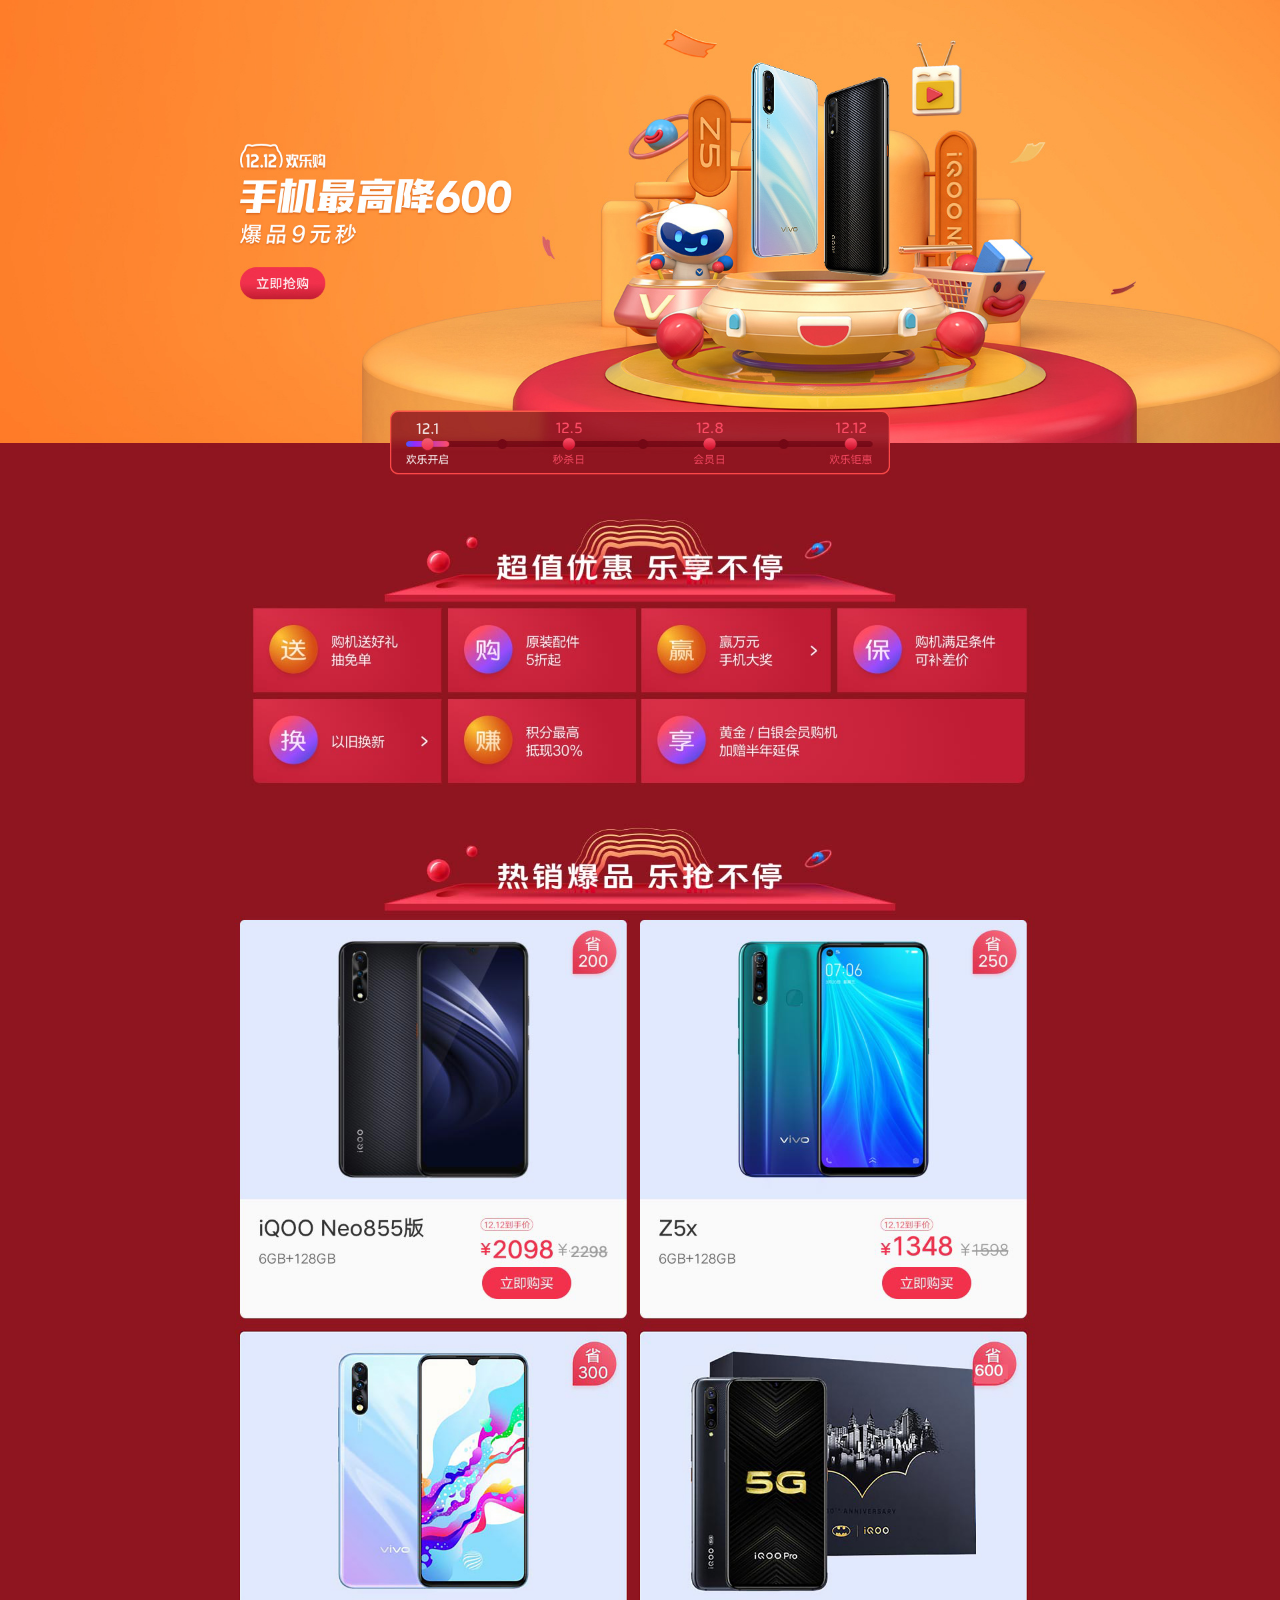
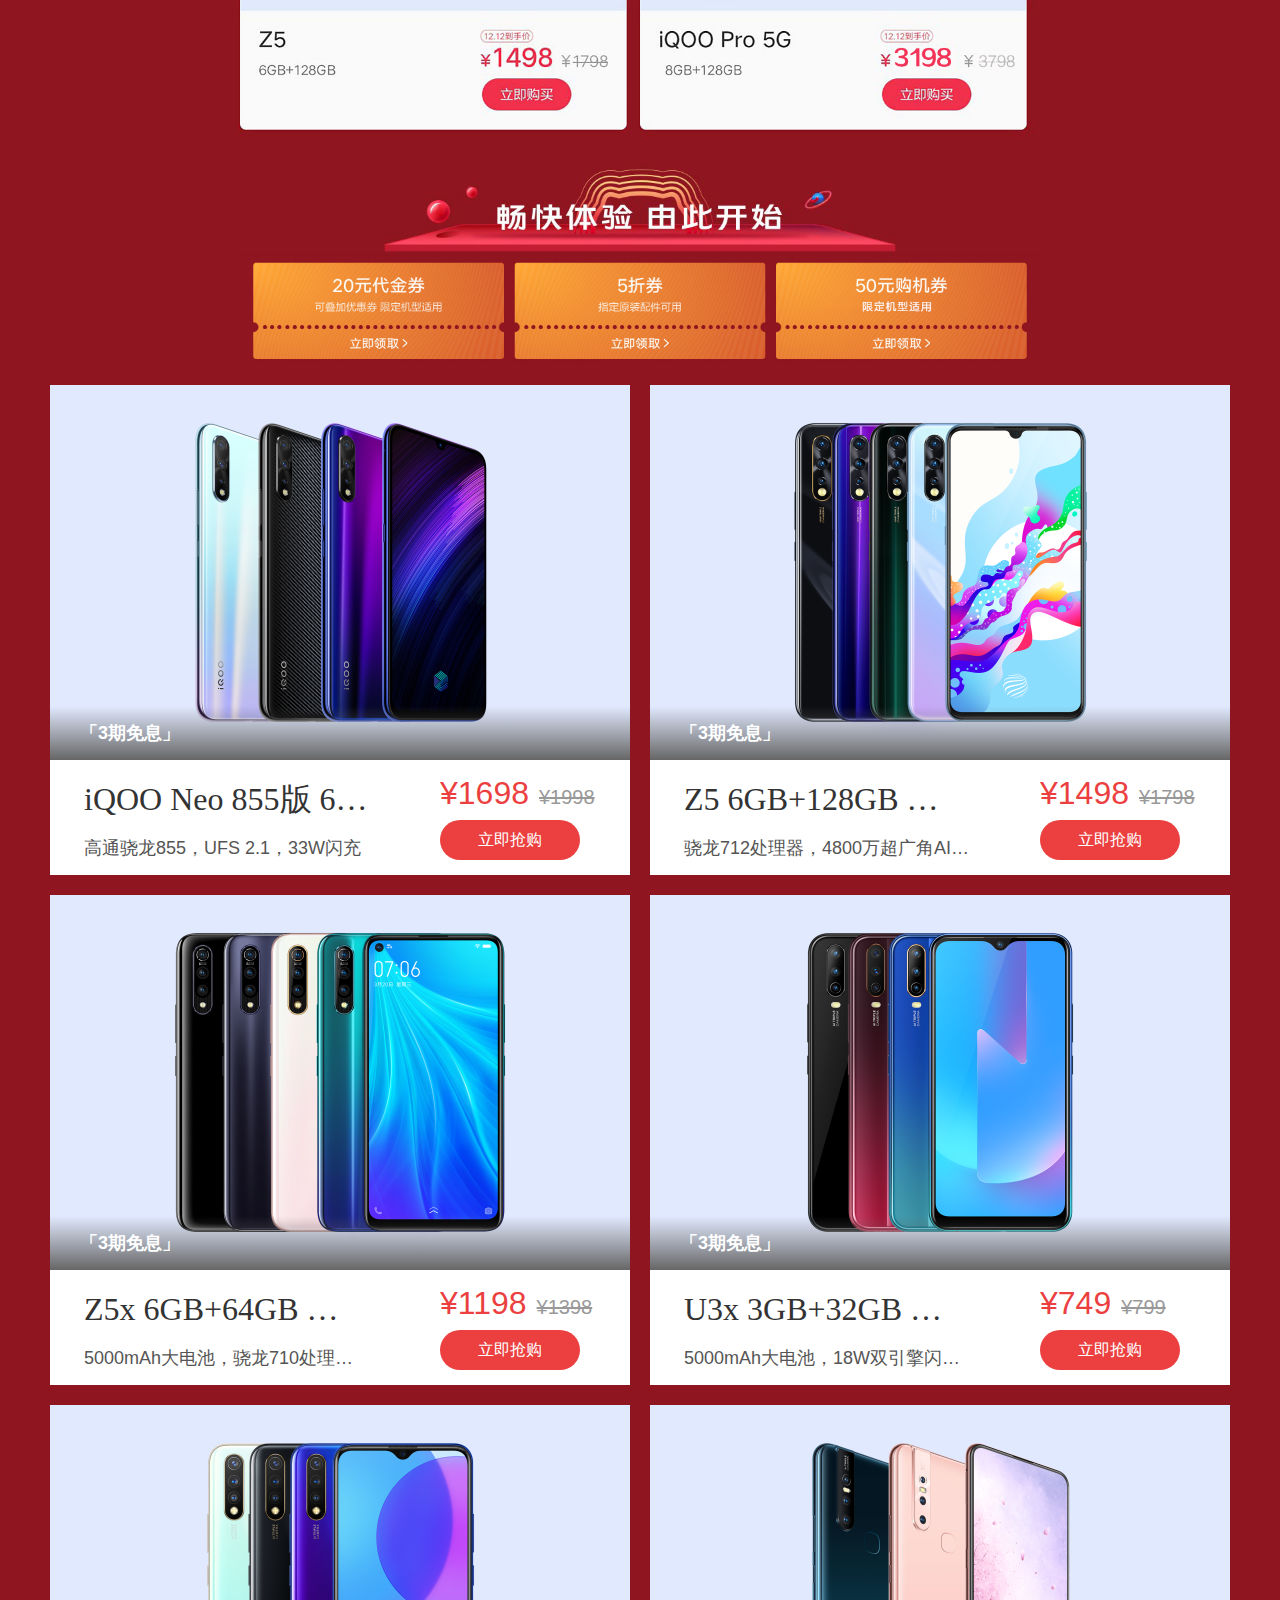
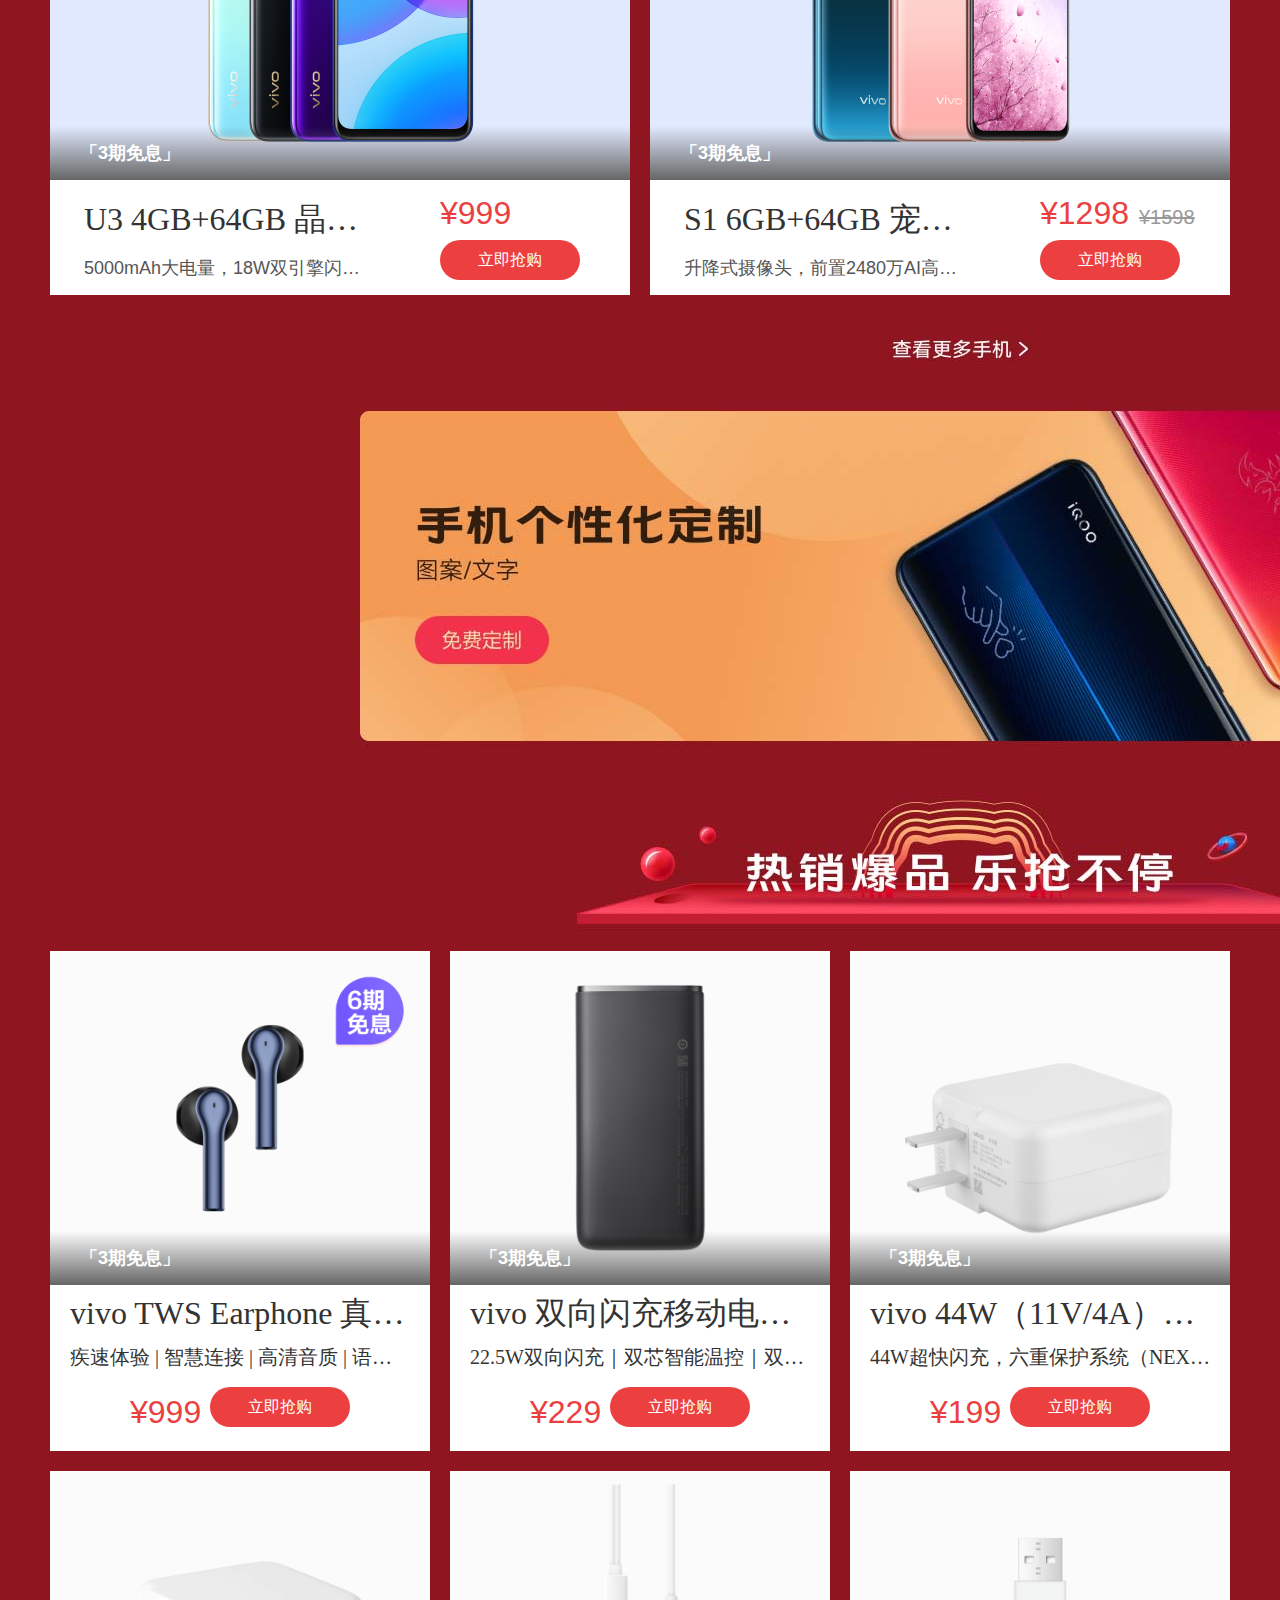
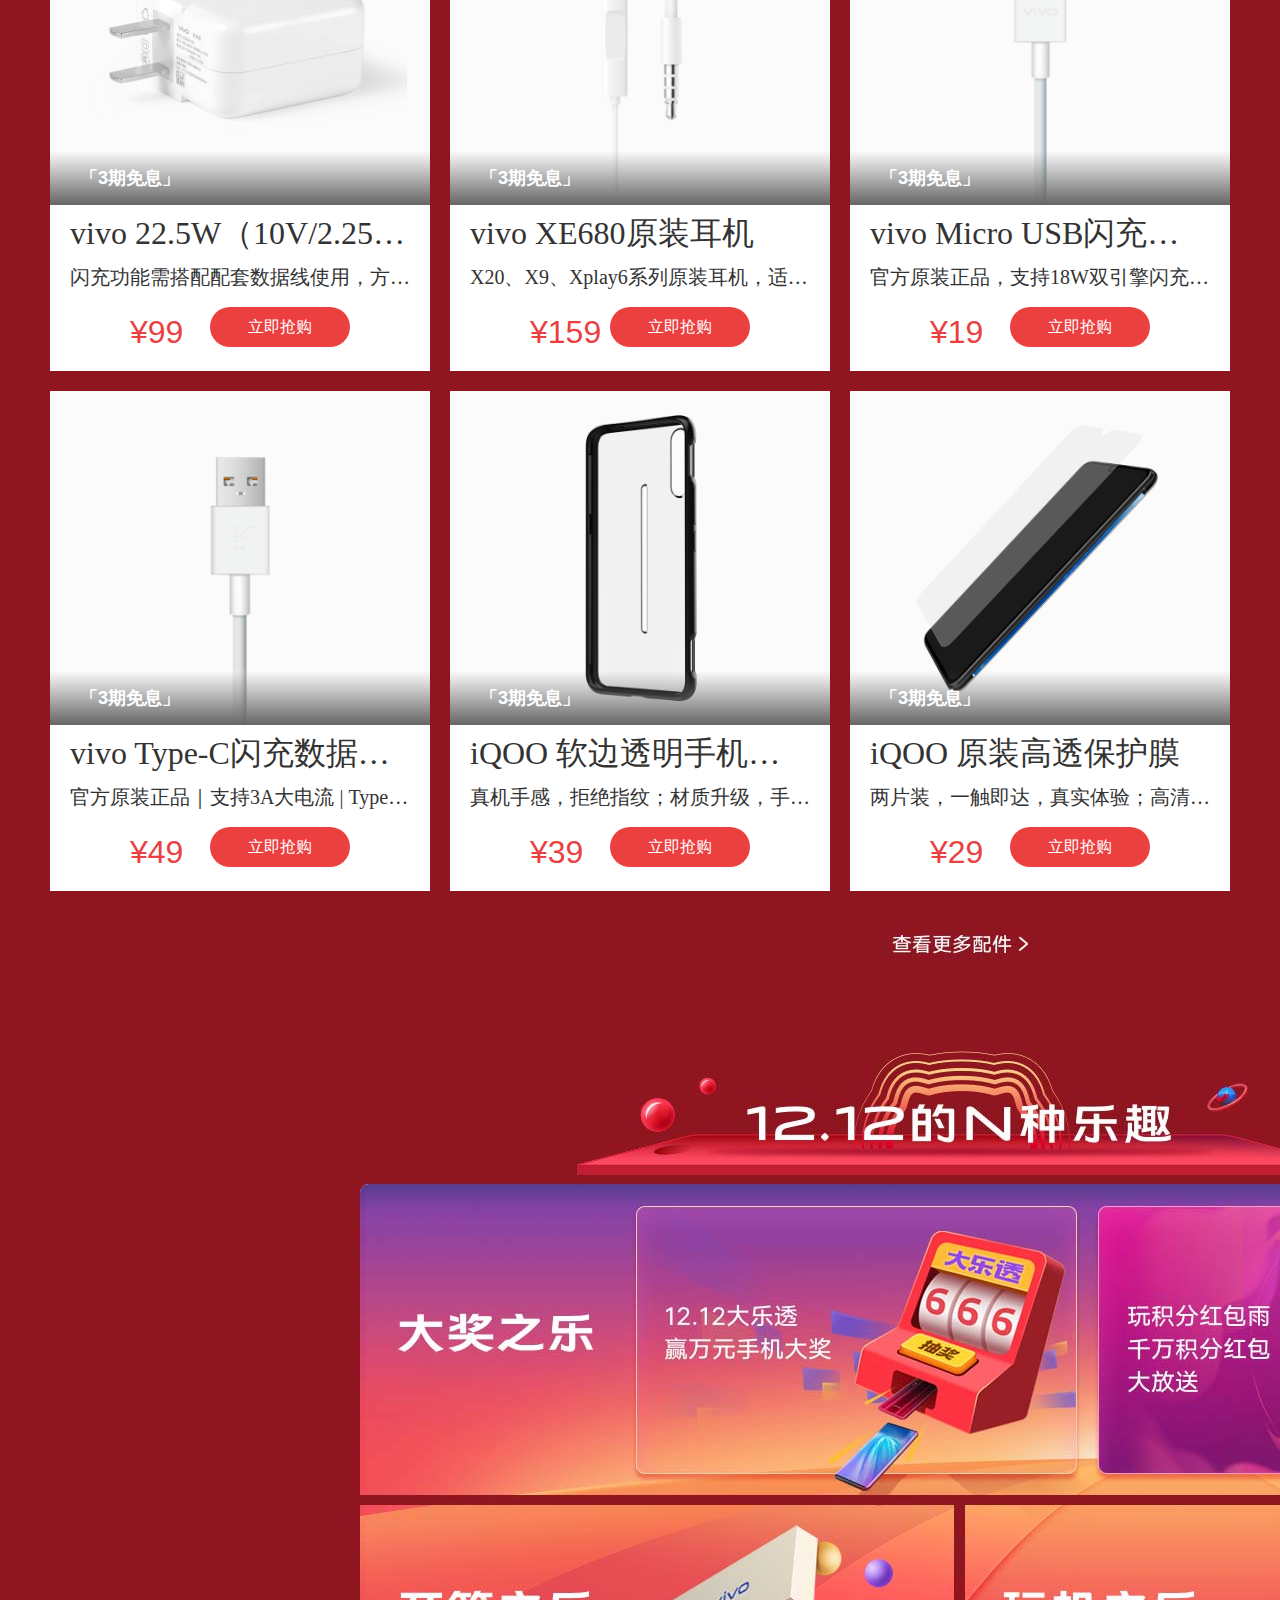
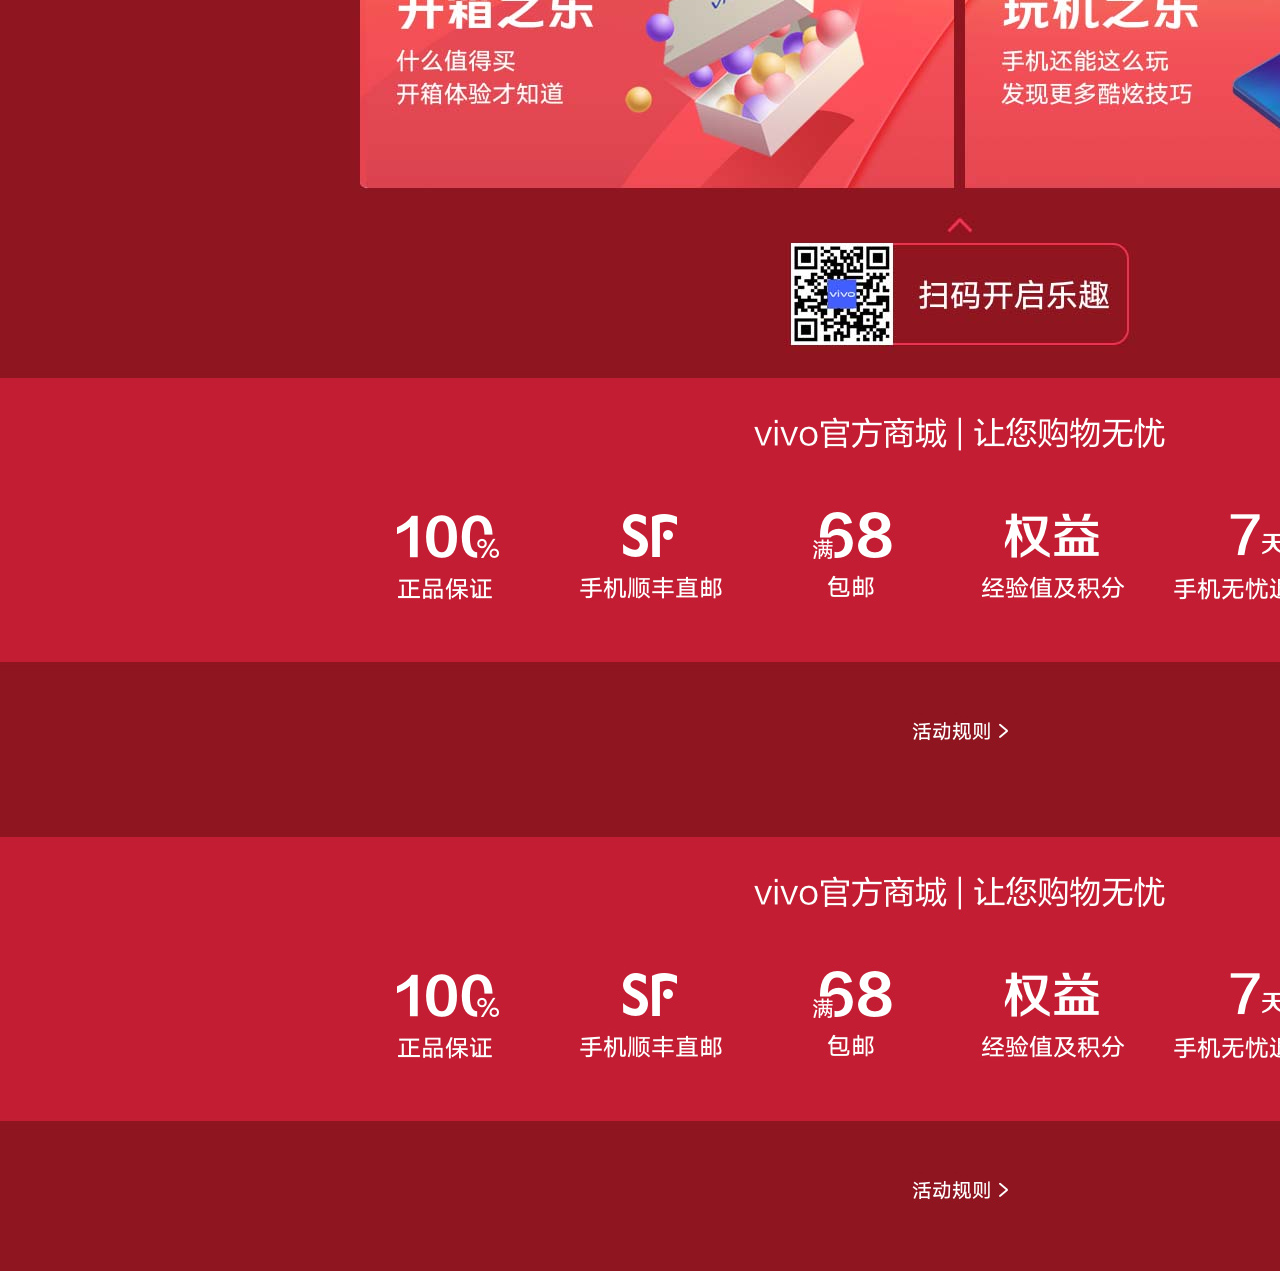
<file: huanlegou.html>
<!DOCTYPE html>
<html lang="en">

<head>
    <meta charset="UTF-8">
    <meta name="viewport" content="width=device-width, initial-scale=1.0">
    <meta http-equiv="X-UA-Compatible" content="ie=edge">
    <title>12.12欢乐购</title>
    <link rel="stylesheet" href="./lib/reset/reset.css">
    <link rel="stylesheet" href="./css/huanlegou-common.css">
    <link rel="stylesheet" href="./css/huanlegou.css">
</head>

<body>
    <div class="top clearfix">
        <div class="top-one">
            <img src="./images/1.jpg" alt="">
        </div>
        <div class="top-two">
            <img src="./images/2.jpg" alt="">
            <div class="maodian">
                <a href="#vivo-rxbp"></a>
            </div>
        </div>
        <div class="top-three">
            <img src="./images/3.jpg" alt="">
        </div>
        <div class="top-four">
            <img src="./images/4.jpg" alt="">
        </div>
        <div class="top-five">
            <img src="./images/5.png" alt="">
        </div>
        <div class="top-six">
            <img src="./images/6.jpg" alt="">
        </div>
        <div class="top-seven" id="vivo-rxbp">
            <img src="./images/7.jpg" alt="">
            <div class="container clearfix">
                <div class="top-seven-left">
                    <a href="#"></a>
                </div>
                <div class="top-seven-right">
                    <a href=""></a>
                </div>
            </div>

        </div>
        <div class="top-eight">
            <img src="./images/8.jpg" alt="">
            <div class="container clearfix">
                <div class="top-eight-left">
                    <a href="#"></a>
                </div>
                <div class="top-eight-right">
                    <a href=""></a>
                </div>
            </div>


        </div>
        <div class="top-nine">
            <img src="./images/9.jpg" alt="">
        </div>
        <div class="top-ten">
            <img src="./images/10.png" alt="">
        </div>

    </div>
    <div class="ckty">
        <div class="container">
            <ul class="clearfix">
                <li>
                    <a href="">
                        <div class="tu">
                            <img src="./images/ckty-1.png" alt="">
                            <div class="mianxi">
                                <span>「3期免息」</span>
                            </div>

                        </div>
                        <div class="tu-content clearfix">
                            <div class="tu-content-left">
                                <span>iQOO Neo 855版 6GB+64GB 电光紫</span>
                                <p>高通骁龙855，UFS 2.1，33W闪充</p>
                            </div>
                            <div class="tu-content-right">
                                <div class="price">
                                    <span>¥1698</span><del>¥1998</del>
                                </div>

                                <div class="botton">
                                    立即抢购
                                </div>

                            </div>
                        </div>
                    </a>
                </li>
                <li>
                    <a href="">
                        <div class="tu">
                            <img src="./images/ckty-2.png" alt="">
                            <div class="mianxi">
                                <span>「3期免息」</span>
                            </div>

                        </div>
                        <div class="tu-content clearfix">
                            <div class="tu-content-left">
                                <span>Z5 6GB+128GB 全息幻彩</span>
                                <p>骁龙712处理器，4800万超广角AI三摄，4500mAh大电池</p>
                            </div>
                            <div class="tu-content-right">
                                <div class="price">
                                    <span>¥1498</span><del>¥1798</del>
                                </div>

                                <div class="botton">
                                    立即抢购
                                </div>

                            </div>
                        </div>
                    </a>
                </li>
                <li>
                    <a href="">
                        <div class="tu">
                            <img src="./images/ckty-3.png" alt="">
                            <div class="mianxi">
                                <span>「3期免息」</span>
                            </div>

                        </div>
                        <div class="tu-content clearfix">
                            <div class="tu-content-left">
                                <span>Z5x 6GB+64GB 极光色</span>
                                <p>5000mAh大电池，骁龙710处理器，6.53英寸极点全面屏</p>
                            </div>
                            <div class="tu-content-right">
                                <div class="price">
                                    <span>¥1198</span><del>¥1398</del>
                                </div>
                                <div class="botton">
                                    立即抢购
                                </div>

                            </div>
                        </div>
                    </a>
                </li>
                <li>
                    <a href="">
                        <div class="tu">
                            <img src="./images/ckty-4.png" alt="">
                            <div class="mianxi">
                                <span>「3期免息」</span>
                            </div>

                        </div>
                        <div class="tu-content clearfix">
                            <div class="tu-content-left">
                                <span>U3x 3GB+32GB 深湖蓝 </span>
                                <p>5000mAh大电池，18W双引擎闪充，骁龙665八核处理器</p>
                            </div>
                            <div class="tu-content-right">
                                <div class="price">
                                    <span>¥749</span><del>¥799</del>
                                </div>

                                <div class="botton">
                                    立即抢购
                                </div>

                            </div>
                        </div>
                    </a>
                </li>
                <li>
                    <a href="">
                        <div class="tu">
                            <img src="./images/ckty-5.png" alt="">
                            <div class="mianxi">
                                <span>「3期免息」</span>
                            </div>

                        </div>
                        <div class="tu-content clearfix">
                            <div class="tu-content-left">
                                <span>U3 4GB+64GB 晶石蓝</span>
                                <p>5000mAh大电量，18W双引擎闪充，后置超广角AI三摄</p>
                            </div>
                            <div class="tu-content-right">
                                <div class="price">
                                    <span>¥999</span>
                                </div>

                                <div class="botton">
                                    立即抢购
                                </div>

                            </div>
                        </div>
                    </a>
                </li>
                <li>
                    <a href="">
                        <div class="tu">
                            <img src="./images/ckty-6.png" alt="">
                            <div class="mianxi">
                                <span>「3期免息」</span>
                            </div>

                        </div>
                        <div class="tu-content clearfix">
                            <div class="tu-content-left">
                                <span>S1 6GB+64GB 宠爱粉 </span>
                                <p>升降式摄像头，前置2480万AI高清自拍，双引擎闪充</p>
                            </div>
                            <div class="tu-content-right">
                                <div class="price">
                                    <span>¥1298</span><del>¥1598</del>
                                </div>

                                <div class="botton">
                                    立即抢购
                                </div>
                            </div>
                        </div>
                    </a>
                </li>
            </ul>
        </div>
    </div>
    <div class="top-11">
        <img src="./images/11.jpg" alt="">
        <div class="container">
            <div class="top-11-content">
                <a href=""></a>
            </div>
        </div>
    </div>
    <div class="top-12">
        <img src="./images/12.jpg" alt="">
        <div class="container">
            <div class="top-12-content">
                <a href=""></a>
            </div>
        </div>
    </div>
    <div class="top-13">
        <img src="./images/13.jpg" alt="">
    </div>
    <div class="accessories">
        <div class="container clearfix">
            <ul>
                <li>
                    <a href="">
                        <div class="accessories-top">
                            <img src="./images/accessories-1.png" alt="">
                            <img src="./images/mianxi。png.png" alt="" class="mianxi-logo">
                            <div class="mianxi">
                                <span>「3期免息」</span>
                            </div>
                        </div>
                        <div class="accessories-bottom">
                            <div class="accessories-bottom-top">
                                <span>vivo TWS Earphone 真无线蓝牙耳机 星际蓝 </span>
                                <p>疾速体验 | 智慧连接 | 高清音质 | 语音声控 | 无感佩戴（温馨提示：拆封包装后不支持无理由退货）</p>
                            </div>
                            <div class="accessories-bottom-bottom clearfix">
                                <div class="price">
                                    <span>¥999</span>
                                </div>
                                <div class="botton">
                                    立即抢购
                                </div>
                            </div>
                        </div>
                    </a>
                </li>
                <li>
                    <a href="">
                        <div class="accessories-top">
                            <img src="./images/accessories-2.png" alt="">

                            <div class="mianxi">
                                <span>「3期免息」</span>
                            </div>
                        </div>
                        <div class="accessories-bottom">
                            <div class="accessories-bottom-top">
                                <span>vivo 双向闪充移动电源 10000mAh 22.5W 博雅黑 </span>
                                <p>22.5W双向闪充｜双芯智能温控｜双输入接口｜轻薄细腻手感｜小电流充电模式（已标配Type-C 充电线）</p>
                            </div>
                            <div class="accessories-bottom-bottom clearfix">
                                <div class="price">
                                    <span>¥229</span>
                                </div>
                                <div class="botton">
                                    立即抢购
                                </div>
                            </div>
                        </div>
                    </a>
                </li>
                <li>
                    <a href="">
                        <div class="accessories-top">
                            <img src="./images/accessories-3.png" alt="">

                            <div class="mianxi">
                                <span>「3期免息」</span>
                            </div>
                        </div>
                        <div class="accessories-bottom">
                            <div class="accessories-bottom-top">
                                <span>vivo 44W（11V/4A）超快闪充充电器</span>
                                <p>44W超快闪充，六重保护系统（NEX 3、iQOO Pro、iQOO 8G/12G运存版本标配充电器，iQOO 6G运存版使用兼容）</p>
                            </div>
                            <div class="accessories-bottom-bottom clearfix">
                                <div class="price">
                                    <span>¥199</span>
                                </div>
                                <div class="botton">
                                    立即抢购
                                </div>
                            </div>
                        </div>
                    </a>
                </li>
                <li>
                    <a href="">
                        <div class="accessories-top">
                            <img src="./images/accessories-4.png" alt="">

                            <div class="mianxi">
                                <span>「3期免息」</span>
                            </div>
                        </div>
                        <div class="accessories-bottom">
                            <div class="accessories-bottom-top">
                                <span>vivo 22.5W（10V/2.25A）闪充充电器 </span>
                                <p>闪充功能需搭配配套数据线使用，方可实现（注：X27、iQOO、iQOO Neo、NEX、Z5等机型需使用Type-C接口数据线）</p>
                            </div>
                            <div class="accessories-bottom-bottom clearfix">
                                <div class="price">
                                    <span>¥99</span>
                                </div>
                                <div class="botton">
                                    立即抢购
                                </div>
                            </div>
                        </div>
                    </a>
                </li>
                <li>
                    <a href="">
                        <div class="accessories-top">
                            <img src="./images/accessories-5.png" alt="">

                            <div class="mianxi">
                                <span>「3期免息」</span>
                            </div>
                        </div>
                        <div class="accessories-bottom">
                            <div class="accessories-bottom-top">
                                <span>vivo XE680原装耳机</span>
                                <p>X20、X9、Xplay6系列原装耳机，适配全部vivo机型，原装正品，品质保证。vivo自主设计，舒适佩戴体验。</p>
                            </div>
                            <div class="accessories-bottom-bottom clearfix">
                                <div class="price">
                                    <span>¥159</span>
                                </div>
                                <div class="botton">
                                    立即抢购
                                </div>
                            </div>
                        </div>
                    </a>
                </li>
                <li>
                    <a href="">
                        <div class="accessories-top">
                            <img src="./images/accessories-6.png" alt="">

                            <div class="mianxi">
                                <span>「3期免息」</span>
                            </div>
                        </div>
                        <div class="accessories-bottom">
                            <div class="accessories-bottom-top">
                                <span>vivo Micro USB闪充数据线-2A</span>
                                <p>官方原装正品，支持18W双引擎闪充，Micro USB接口，兼容多种设备。（注：闪充功能需搭配9V/2A充电器使用，本商品不含充电器，充电器需另行购买）</p>
                            </div>
                            <div class="accessories-bottom-bottom clearfix">
                                <div class="price">
                                    <span>¥19</span>
                                </div>
                                <div class="botton">
                                    立即抢购
                                </div>
                            </div>
                        </div>
                    </a>
                </li>
                <li>
                    <a href="">
                        <div class="accessories-top">
                            <img src="./images/accessories-7.png" alt="">

                            <div class="mianxi">
                                <span>「3期免息」</span>
                            </div>
                        </div>
                        <div class="accessories-bottom">
                            <div class="accessories-bottom-top">
                                <span>vivo Type-C闪充数据线-3A</span>
                                <p>官方原装正品｜支持3A大电流 | Type-C接口 | 材质坚韧耐磨（适配iQOO Neo 855版）</p>
                            </div>
                            <div class="accessories-bottom-bottom clearfix">
                                <div class="price">
                                    <span>¥49</span>
                                </div>
                                <div class="botton">
                                    立即抢购
                                </div>
                            </div>
                        </div>
                    </a>
                </li>
                <li>
                    <a href="">
                        <div class="accessories-top">
                            <img src="./images/accessories-8.png" alt="">

                            <div class="mianxi">
                                <span>「3期免息」</span>
                            </div>
                        </div>
                        <div class="accessories-bottom">
                            <div class="accessories-bottom-top">
                                <span>iQOO 软边透明手机保护壳</span>
                                <p>真机手感，拒绝指纹；材质升级，手感柔滑；独立按键，还原清脆按感；柔软边框，全面防护，有效防摔；简约大方，颜值出众。</p>
                            </div>
                            <div class="accessories-bottom-bottom clearfix">
                                <div class="price">
                                    <span>¥39</span>
                                </div>
                                <div class="botton">
                                    立即抢购
                                </div>
                            </div>
                        </div>
                    </a>
                </li>
                <li>
                    <a href="">
                        <div class="accessories-top">
                            <img src="./images/accessories-9.png" alt="">

                            <div class="mianxi">
                                <span>「3期免息」</span>
                            </div>
                        </div>
                        <div class="accessories-bottom">
                            <div class="accessories-bottom-top">
                                <span>iQOO 原装高透保护膜</span>
                                <p>两片装，一触即达，真实体验；高清高透，你的视界如此广阔；材质坚韧，经久耐用；防油污易清洁，依旧如新。（注：2.5D弧面位置不在贴膜覆盖范围）</p>
                            </div>
                            <div class="accessories-bottom-bottom clearfix">
                                <div class="price">
                                    <span>¥29</span>
                                </div>
                                <div class="botton">
                                    立即抢购
                                </div>
                            </div>
                        </div>
                    </a>
                </li>
            </ul>
        </div>
    </div>
    <div class="top-14">
        <img src="./images/14.jpg" alt="">
        <div class="container">
            <div class="top-11-content">
                <a href=""></a>
            </div>
        </div>
        <div class="top-15">
            <img src="./images/15.jpg" alt="">
        </div>
        <div class="top-16">
            <img src="./images/16.jpg" alt="">
        </div>
        <div class="top-17">
            <img src="./images/17.jpg" alt="">
        </div>
        <div class="top-18">
            <img src="./images/18.jpg" alt="">
        </div>
        <div class="top-19">
            <img src="./images/19.jpg" alt="">
            <div class="container">
                <div class="top-11-content">
                    <a href=""></a>
                </div>
            </div>
            <div class="top-20">
                <img src="./images/20.jpg" alt="">
                <div class="container">
                    <div class="top-11-content">
                        <a href=""></a>
                    </div>
                </div>
</body>

</html>
</file>
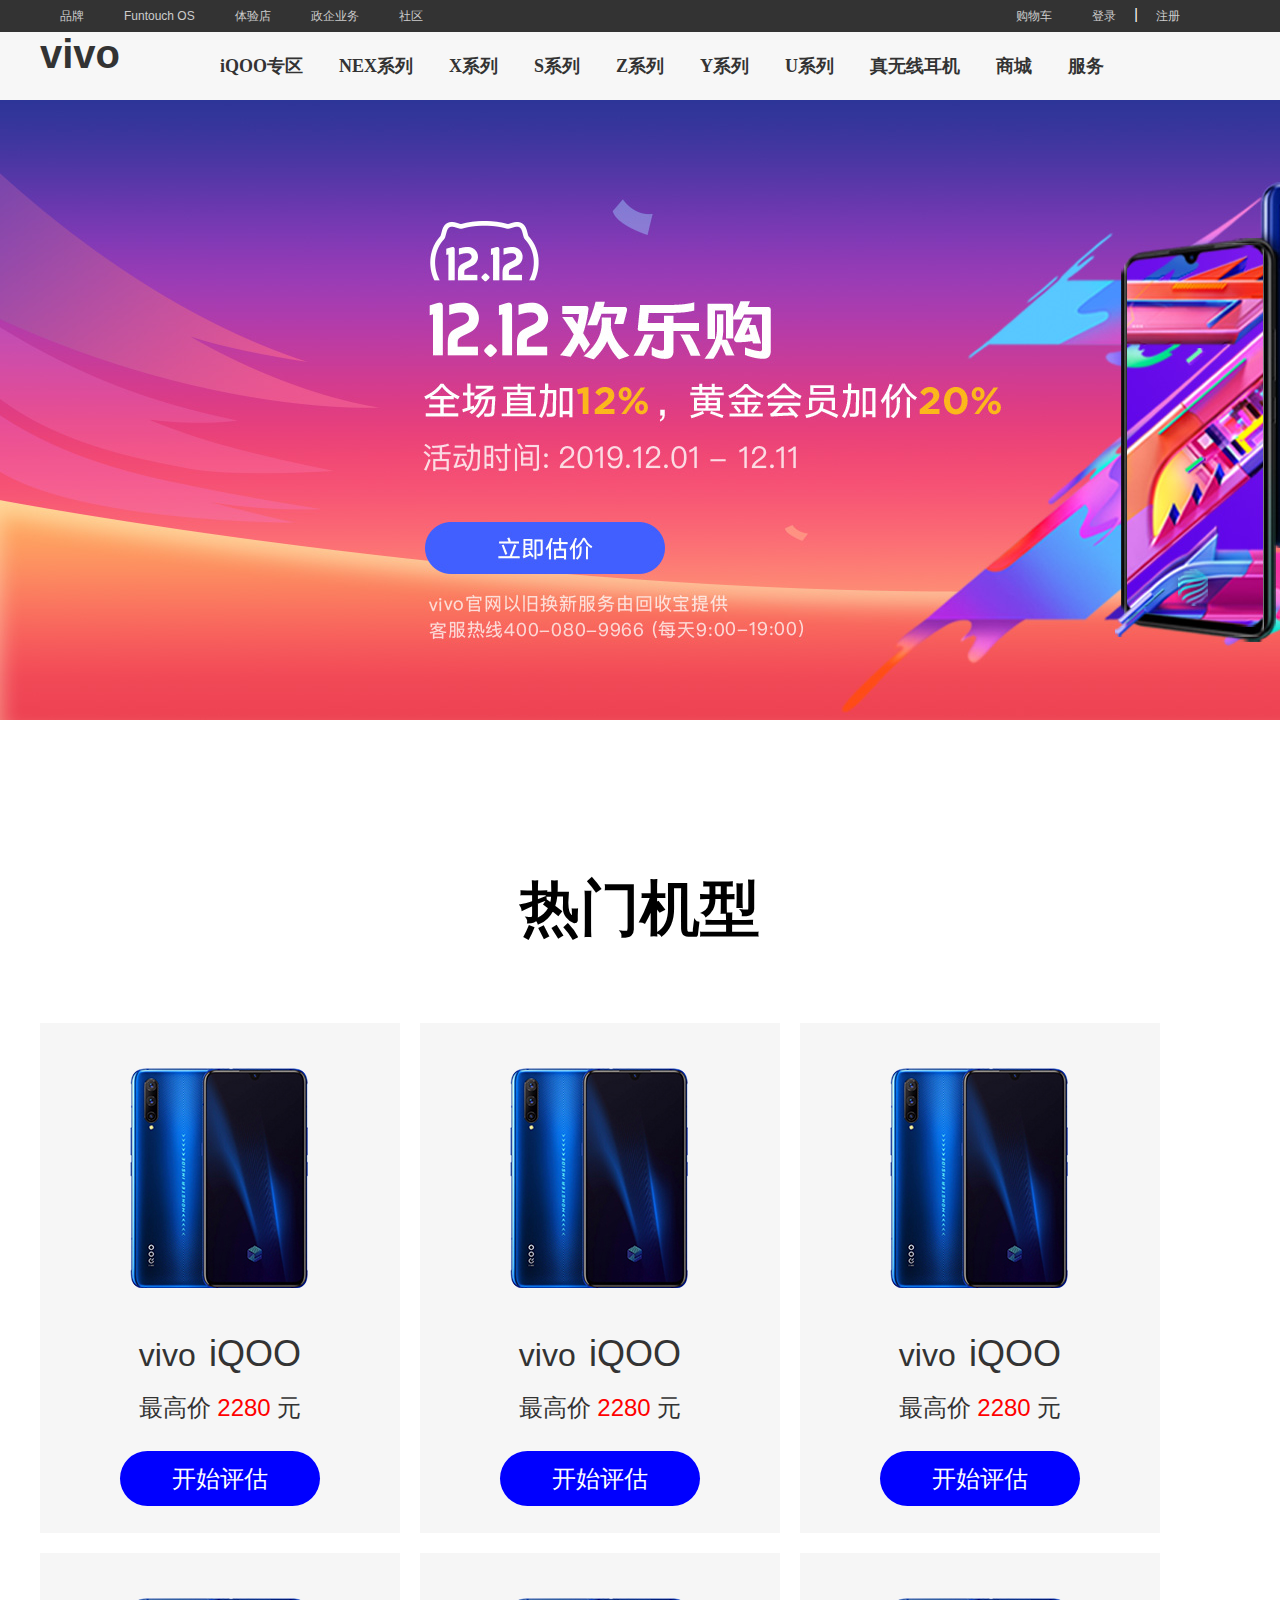
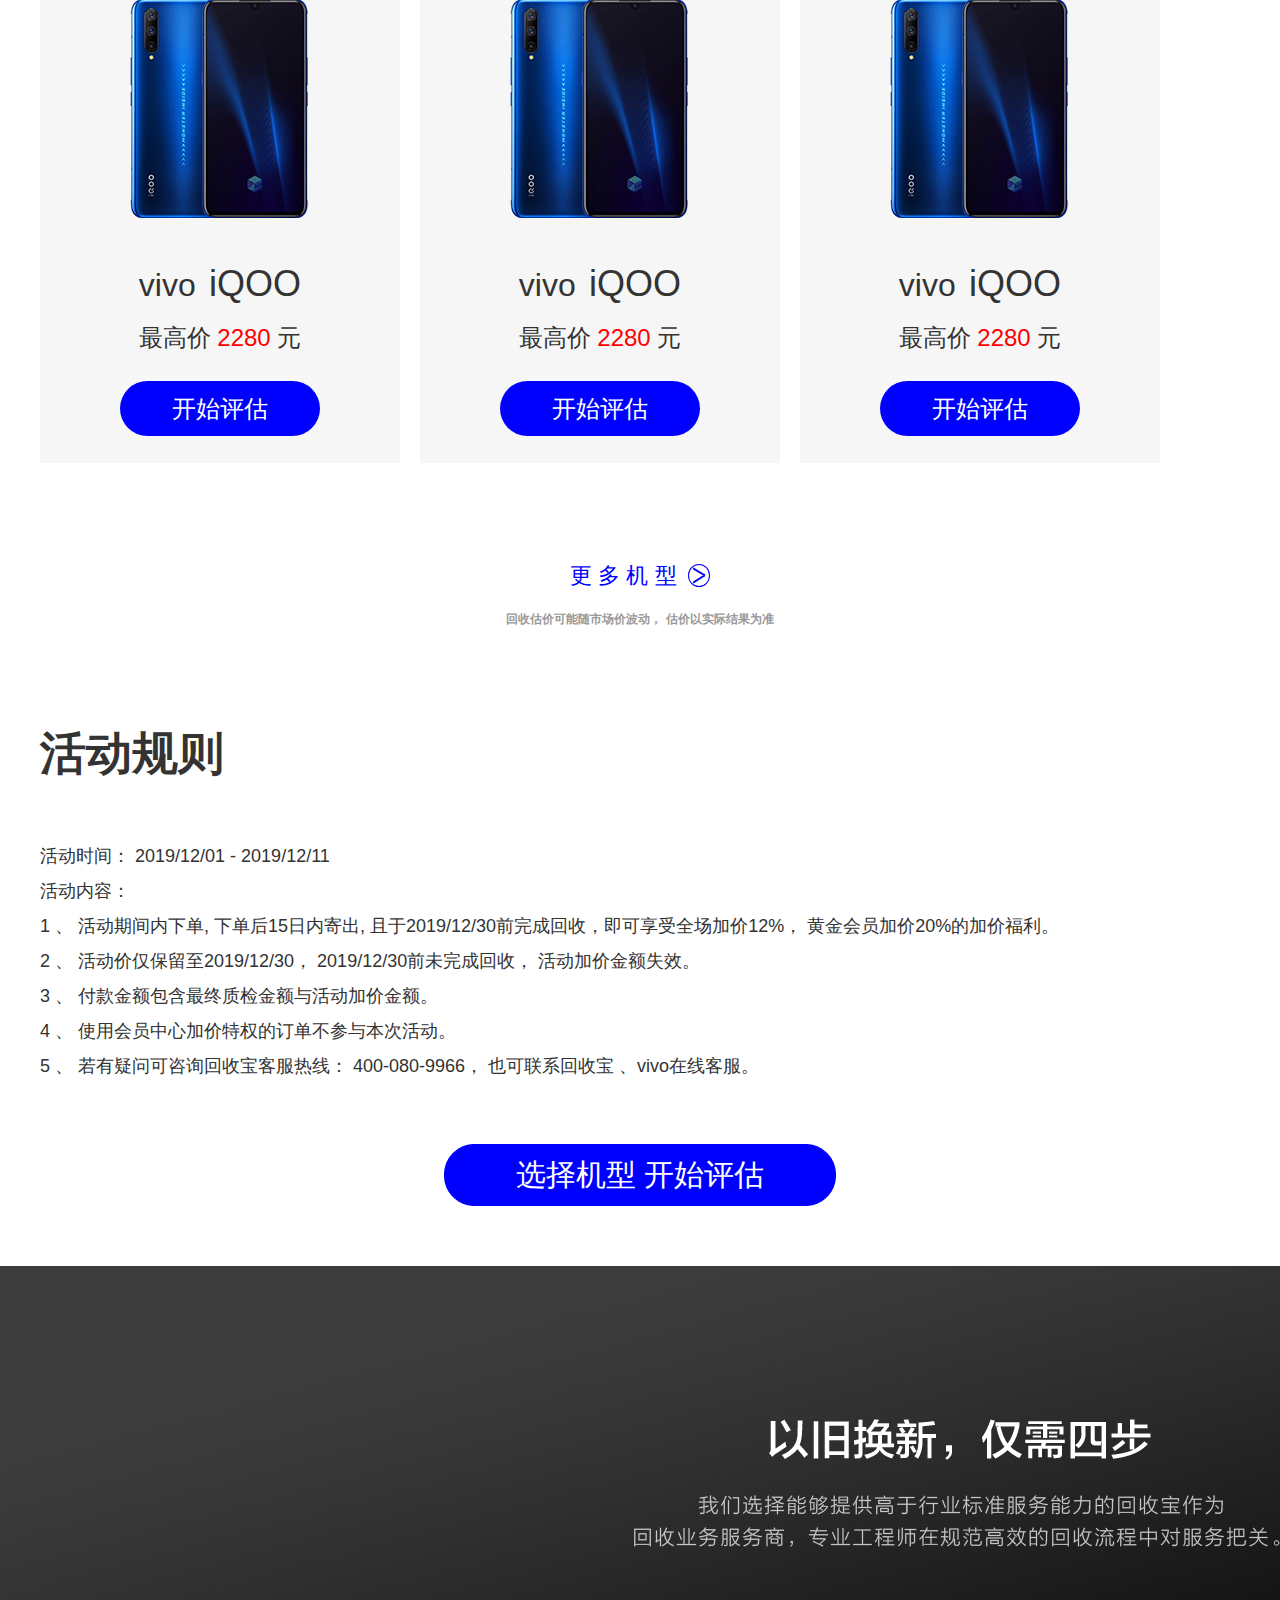
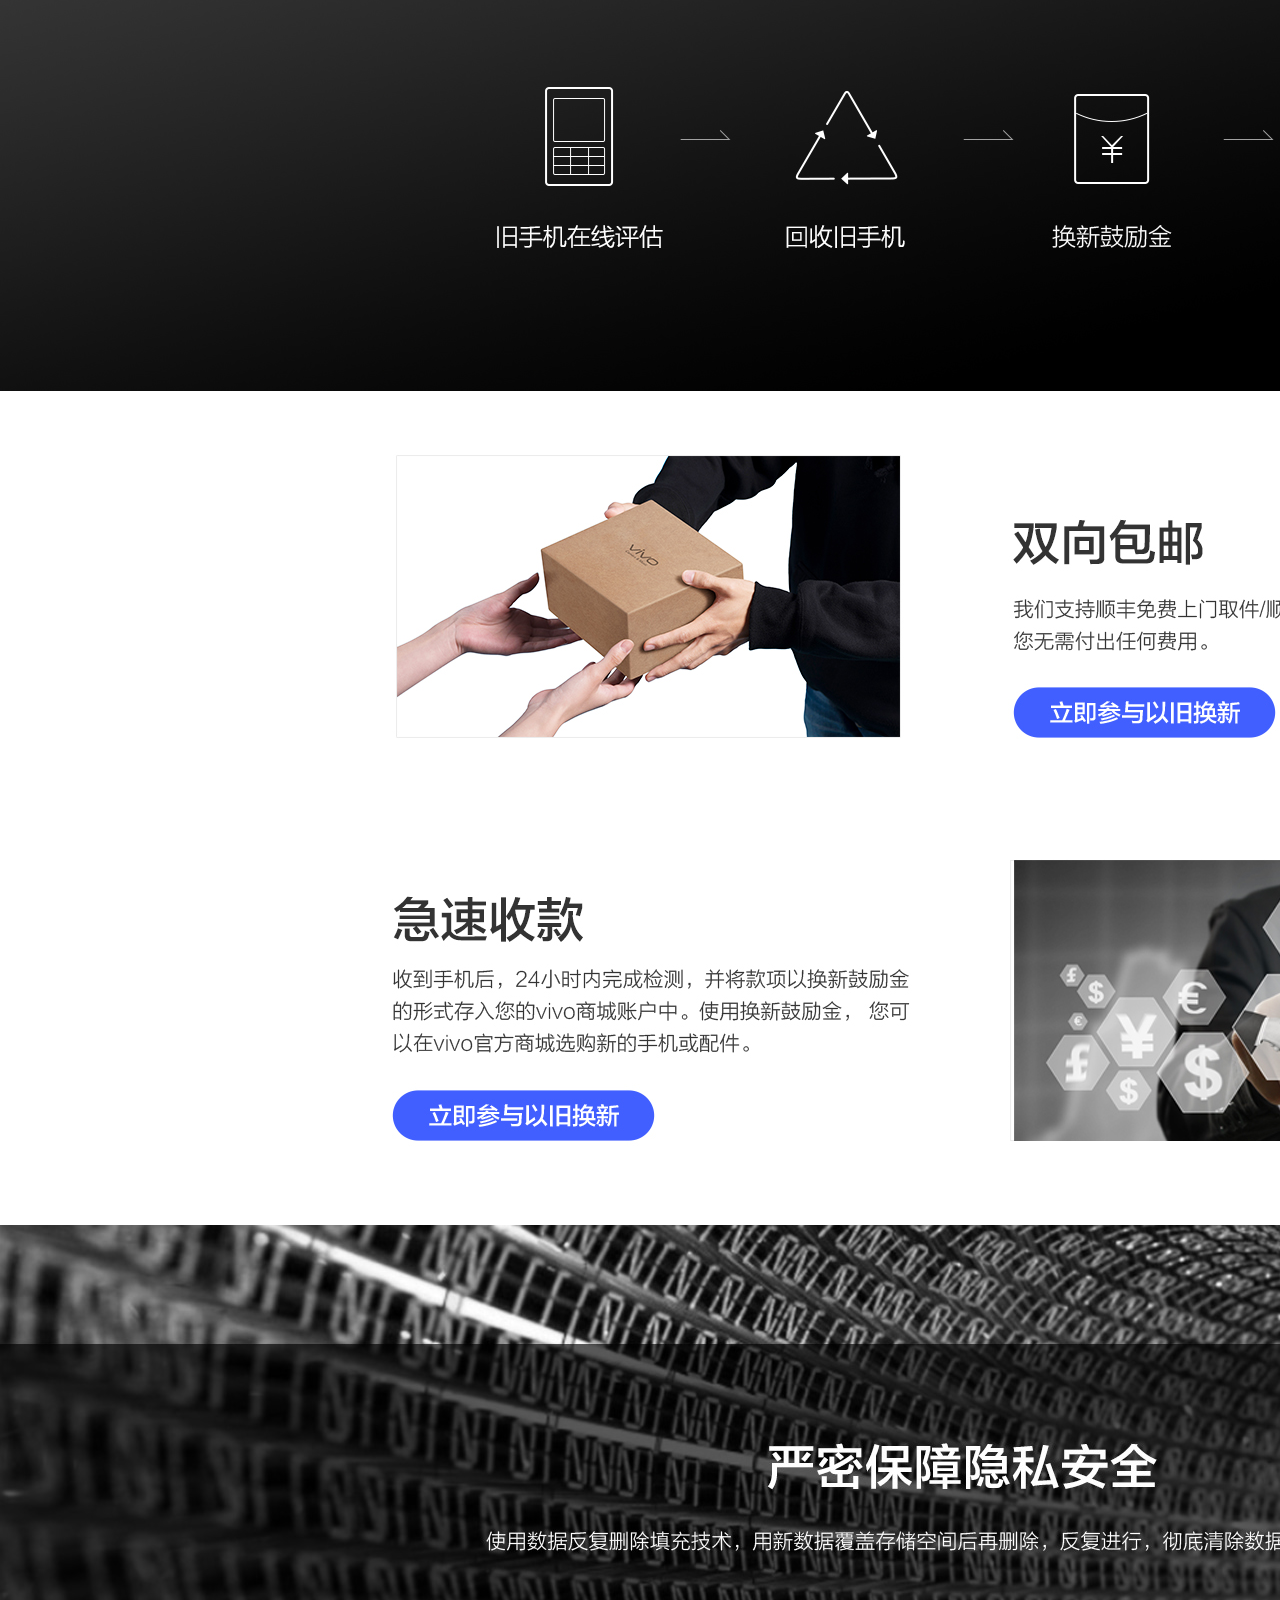
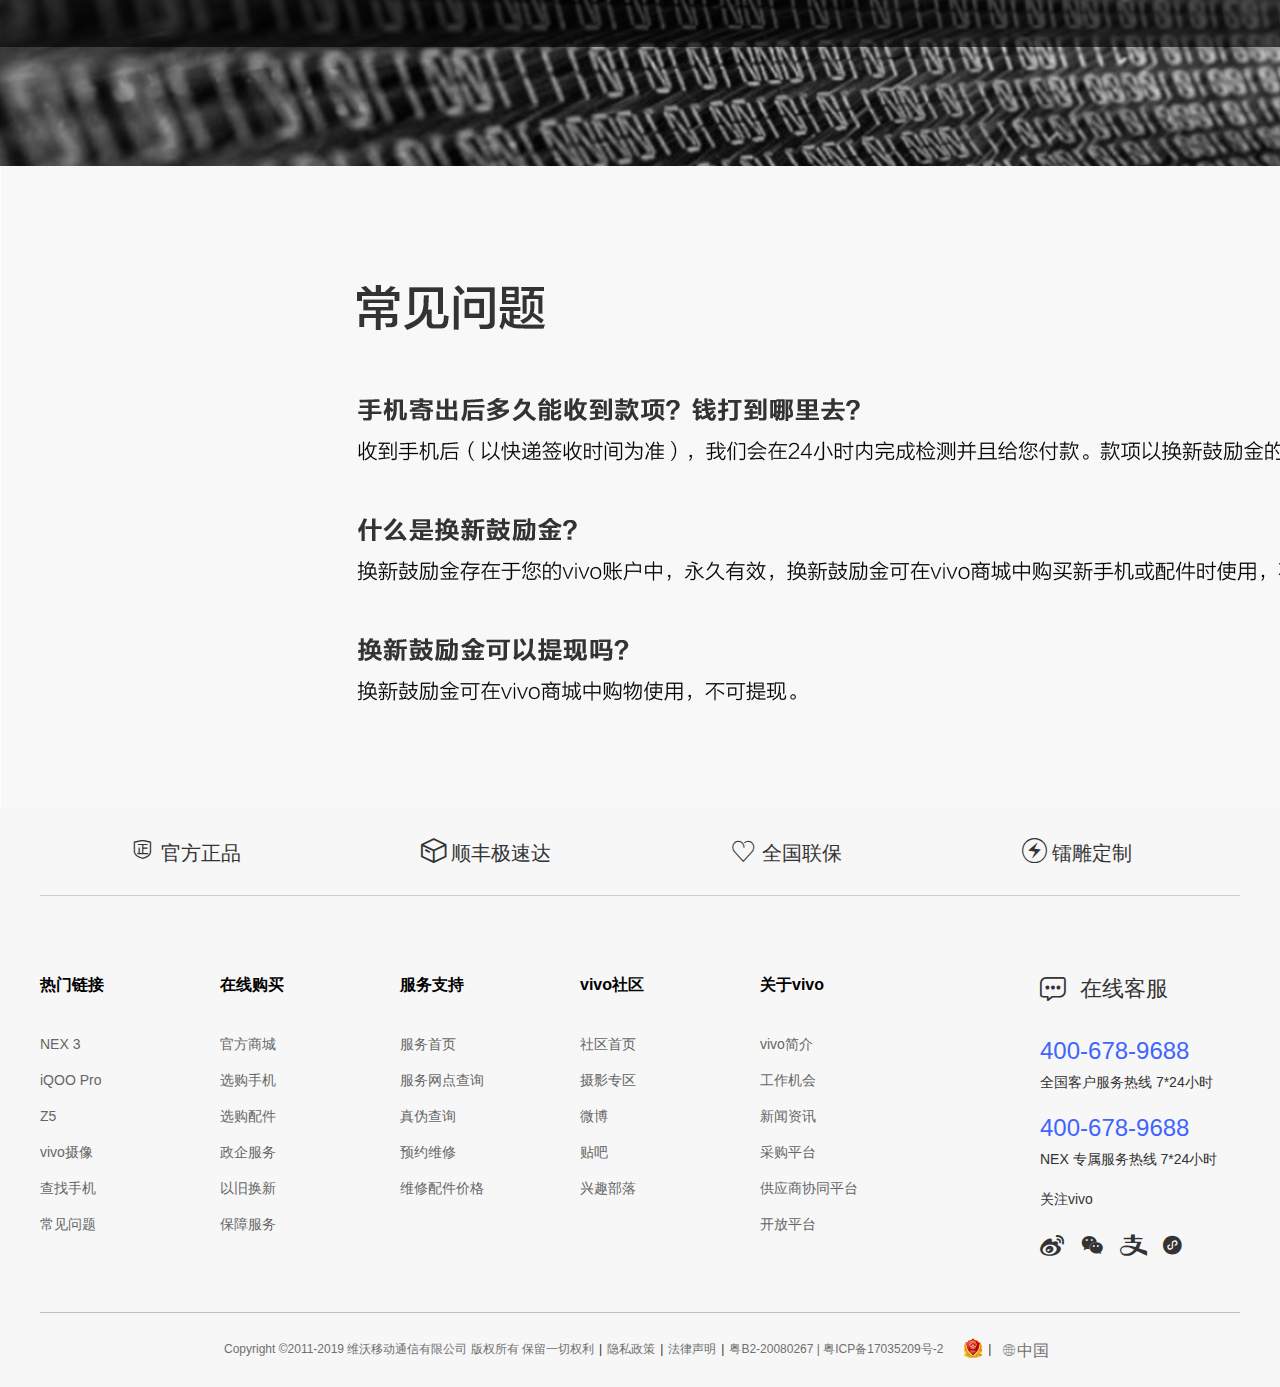
<file: index-2.html>
<!DOCTYPE html>
<html lang="en">

<head>
    <meta charset="UTF-8">
    <meta name="viewport" content="width=device-width, initial-scale=1.0">
    <meta http-equiv="X-UA-Compatible" content="ie=edge">
    <title>以旧换新</title>
    <link rel="stylesheet" href="./lib/reset/reset.css">
    <link rel="stylesheet" href="./css/common.css">
    <link rel="stylesheet" href="./css/index-2.css">
    <link rel="stylesheet" href="./fonts/index-2-fonts/iconfont.css">
    <link rel="stylesheet" href="./fonts/iconfont.css">
</head>

<body>
    <div class="vivo-title clearfix">
        <ul class="vivo-title-left clearfix">
            <li><a href="">品牌</a></li>
            <li><a href="">Funtouch OS</a></li>
            <li><a href="">体验店</a></li>
            <li><a href="">政企业务</a></li>
            <li><a href="">社区</a></li>
        </ul>
        <ul class="vivo-title-right clearfix">
            <li><a href="">购物车</a></li>
            <li class="sx"><a href="">登录</a></li>
            <li><a href="">注册</a></li>
        </ul>
    </div>
    <div class="nav-top">

        <div class="container clearfix">
            <div class="nav-top-left">
                <span>vivo</span>
            </div>
            <div class="nav-top-right">
                <ul>
                    <li class="nav-top-right-one">
                        <a href="#">
                            iQOO专区
                        </a>
                    </li>
                    <li><a href="#">NEX系列</a></li>
                    <li><a href="#">X系列</a></li>
                    <li><a href="#">S系列</a></li>
                    <li><a href="#">Z系列</a></li>
                    <li><a href="#">Y系列</a></li>
                    <li><a href="#">U系列</a></li>
                    <li><a href="#">真无线耳机</a>
                    <li>
                    <li><a href="#">商城</a></li>
                    <li><a href="#">服务</a></li>
                </ul>
            </div>
        </div>
    </div>
    <div class="top-one">
        <img src="./img/ofns-img/top.jpg" alt="">
        <a href=""></a>
    </div>
    <div class="rmjx">
        <div container>
            <h2>热门机型</h2>
        </div>
        <div class="rmjx-content">
            <div class="container">
                <ul class="clearfix">
                    <li>
                        <img src="./img/ofns-img/1.png" alt="">
                        <div class="rmjx-content-one-top">
                            <span class="vivo">vivo</span>
                            <span class="xinhao">iQOO</span>
                        </div>
                        <div class="rmjx-content-one-bottom">
                            <!-- 最高价 -->
                            <span class="zgj">最高价 </span>
                            <span class="number"> 2280</span>
                            <span class="yuan">元</span>
                        </div>
                        <a href="">开始评估</a>
                    </li>
                    <li>
                        <img src="./img/ofns-img/1.png" alt="">
                        <div class="rmjx-content-one-top">
                            <span class="vivo">vivo</span>
                            <span class="xinhao">iQOO</span>
                        </div>
                        <div class="rmjx-content-one-bottom">
                            <!-- 最高价 -->
                            <span class="zgj">最高价 </span>
                            <span class="number"> 2280</span>
                            <span class="yuan">元</span>
                        </div>
                        <a href="">开始评估</a>
                    </li>
                    <li>
                        <img src="./img/ofns-img/1.png" alt="">
                        <div class="rmjx-content-one-top">
                            <span class="vivo">vivo</span>
                            <span class="xinhao">iQOO</span>
                        </div>
                        <div class="rmjx-content-one-bottom">
                            <!-- 最高价 -->
                            <span class="zgj">最高价 </span>
                            <span class="number"> 2280</span>
                            <span class="yuan">元</span>
                        </div>
                        <a href="">开始评估</a>
                    </li>
                    <li>
                        <img src="./img/ofns-img/1.png" alt="">
                        <div class="rmjx-content-one-top">
                            <span class="vivo">vivo</span>
                            <span class="xinhao">iQOO</span>
                        </div>
                        <div class="rmjx-content-one-bottom">
                            <!-- 最高价 -->
                            <span class="zgj">最高价 </span>
                            <span class="number"> 2280</span>
                            <span class="yuan">元</span>
                        </div>
                        <a href="">开始评估</a>
                    </li>
                    <li>
                        <img src="./img/ofns-img/1.png" alt="">
                        <div class="rmjx-content-one-top">
                            <span class="vivo">vivo</span>
                            <span class="xinhao">iQOO</span>
                        </div>
                        <div class="rmjx-content-one-bottom">
                            <!-- 最高价 -->
                            <span class="zgj">最高价 </span>
                            <span class="number"> 2280</span>
                            <span class="yuan">元</span>
                        </div>
                        <a href="">开始评估</a>
                    </li>
                    <li>
                        <img src="./img/ofns-img/1.png" alt="">
                        <div class="rmjx-content-one-top">
                            <span class="vivo">vivo</span>
                            <span class="xinhao">iQOO</span>
                        </div>
                        <div class="rmjx-content-one-bottom">
                            <!-- 最高价 -->
                            <span class="zgj">最高价 </span>
                            <span class="number"> 2280</span>
                            <span class="yuan">元</span>
                        </div>
                        <a href="">开始评估</a>
                    </li>
                </ul>
            </div>

        </div>
        <!-- 更多机型 -->
        <div class="gdjx">

            <div class="container">
                <span>更 多 机 型</span>
                <i class="iconfont">&#xe611;</i>
                <p>回收估价可能随市场价波动， 估价以实际结果为准</p>
            </div>
            <a href=""></a>
        </div>
    </div>
    <!-- 活动规则 -->
    <div class="hdgz">
        <div class="container">
            <h2>活动规则</h2>
            <p>
                活动时间： 2019/12/01 - 2019/12/11 <br>
                活动内容：<br>
                1 、 活动期间内下单, 下单后15日内寄出, 且于2019/12/30前完成回收，即可享受全场加价12%， 黄金会员加价20%的加价福利。<br>
                2 、 活动价仅保留至2019/12/30， 2019/12/30前未完成回收， 活动加价金额失效。 <br>
                3 、 付款金额包含最终质检金额与活动加价金额。<br>
                4 、 使用会员中心加价特权的订单不参与本次活动。<br>
                5 、 若有疑问可咨询回收宝客服热线： 400-080-9966， 也可联系回收宝 、vivo在线客服。
            </p>
        </div>

    </div>
    <div class="botton">
        <a href="">
            选择机型 开始评估
        </a>
    </div>
    <!-- 步骤 -->
    <div class="buzhou">
        <img src="./img/ofns-img/buzhou.jpg" alt="">
    </div>
    <!-- 双向包邮，急速退款 -->
    <div class="sxby">
        <img src="./img/huanlegou/21.jpg" alt="">
    </div>
    <!-- 隐私安全 -->
    <div class="ysaq">
        <img src="./img/huanlegou/22.jpg" alt="">
    </div>
    <div class="foot">
        <div class="container">
            <ul class="clearfix">
                <li>
                    <i class="iconfont">&#xe62b;</i>
                    <span>官方正品</span>
                </li>
                <li>
                    <i class="iconfont">&#xe646;</i>
                    <span>顺丰极速达</span>
                </li>
                <li>
                    <i class="iconfont">&#xe6c5;</i>
                    <span>全国联保</span>
                </li>
                <li>
                    <i class="iconfont">&#xe509;</i>
                    <span>镭雕定制</span>
                </li>
            </ul>
        </div>

    </div>
     <!-- 复制底部 -->
     <div class="vivo-bottom">
        <div class="container">
            <div class="vivo-bottom-content clearfix">
                <div class="vivo-bottom-left clearfix">
                    <dl>
                        <dt>热门链接</dt>
                        <dd><a href="">NEX 3</a></dd>
                        <dd><a href="">iQOO Pro</a></dd>
                        <dd><a href="">Z5</a></dd>
                        <dd><a href="">vivo摄像</a></dd>
                        <dd><a href="">查找手机</a></dd>
                        <dd><a href="">常见问题</a></dd>

                    </dl>
                    <dl>
                        <dt>在线购买</dt>
                        <dd><a href="">官方商城</a></dd>
                        <dd><a href="">选购手机</a></dd>
                        <dd><a href="">选购配件</a></dd>
                        <dd><a href="">政企服务</a></dd>
                        <dd><a href="">以旧换新</a></dd>
                        <dd><a href="">保障服务</a></dd>

                    </dl>
                    <dl>
                        <dt>服务支持</dt>
                        <dd><a href="">服务首页</a></dd>
                        <dd><a href="">服务网点查询</a></dd>
                        <dd><a href="">真伪查询</a></dd>
                        <dd><a href="">预约维修</a></dd>
                        <dd><a href="">维修配件价格</a></dd>

                    </dl>
                    <dl>
                        <dt>vivo社区</dt>
                        <dd><a href="">社区首页</a></dd>
                        <dd><a href="">摄影专区</a></dd>
                        <dd><a href="">微博</a></dd>
                        <dd><a href="">贴吧</a></dd>
                        <dd><a href="">兴趣部落</a></dd>

                    </dl>
                    <dl>
                        <dt>关于vivo</dt>
                        <dd><a href="">vivo简介</a></dd>
                        <dd><a href="">工作机会</a></dd>
                        <dd><a href="">新闻资讯</a></dd>
                        <dd><a href="">采购平台</a></dd>
                        <dd><a href="">供应商协同平台</a></dd>
                        <dd><a href="">开放平台</a></dd>
                    </dl>
                </div>
                <div class="vivo-bottom-right">
                    <a href="" class="clearfix kf">
                        <i class="iconfont">&#xe628;</i>
                        <h2>在线客服</h2>
                    </a>
                    <h3>400-678-9688</h3>
                    <p>全国客户服务热线 7*24小时</p>
                    <h3>400-678-9688</h3>
                    <p>NEX 专属服务热线 7*24小时</p>
                    <p>关注vivo</p>
                    <div class="zttb clearfix">
                        <a href=""><i class="iconfont">&#xe6f5;</i></a>
                        <i class="iconfont">&#xe66f;
                            <div class="weixin">
                                <img src="./unload/weixin.png" alt="">
                                <span>公众号：vivo官方商城</span>
                            </div>
                        </i>
                        <i class="iconfont">&#xe63d;
                            <div class="zfb">
                                <img src="./unload/zhifubao.png" alt="">
                                <span>生活号：vivo智能手机</span>
                            </div>
                        </i>
                        <i class="iconfont">&#xe650;
                            <div class="xcx">
                                <img src="./unload/xiaochengxu.jpg" alt="">
                                <span>小程序：vivo官方商城</span>
                            </div>
                        </i>
                    </div>
                </div>
            </div>
        </div>
    </div>
    <div class="vivo-last">
        <div class="container clearfix">
            <p>Copyright ©2011-2019 维沃移动通信有限公司 版权所有 保留一切权利 </p>
            <i> | </i>
            <a href="">隐私政策</a>
            <i> | </i>
            <a href="">法律声明</a>
            <i> | </i>
            <a href="">粤B2-20080267 | 粤ICP备17035209号-2</a>
            <img src="./unload/last.png" alt="">
            <i>|</i>
            <a href=""><span class="iconfont">&#xe601;中国</span></a>
        </div>
    </div>

     <!--  -->
</body>

</html>
</file>
<file: css/huanlegou-common.css>
.container{
    width: 1180px;
    margin: 0 auto;
    position: relative;
}
/* 清楚浮动 */
.clearfix::before,
.clearfix::after{
    content: "";
    display: table;
}
.clearfix::after{
    clear: both;
}
.container{
    *zoom: 1;
}
</file>
<file: css/huanlegou.css>
.top img {
    width: 100%;
    height: 100%;
    vertical-align: middle;
}

.top-two {
    position: relative;
}

.maodian a {
    display: block;
    width: 100%;
    height: 100%;
}

.maodian {
    position: absolute;
    top: 130px;
    left: 325px;
    width: 200px;
    height: 200px;
}

.ckty {
    background-color: #8F1520;
    padding-bottom: 20px;
}

.ckty li {
    float: left;
    width: 580px;
    height: 490px;
    margin-top: 20px;
}

.ckty a {
    float: left;
    position: relative;
    width: 100%;
    height: 100%;
    background-color: #E1E9FE;
}

.ckty img {
    display: block;
    width: 375px;
    margin: 0 auto;
}

.ckty li:nth-child(2n+1) {
    margin-right: 20px;
}

.ckty .tu {
    position: relative;
    width: 100%;
}

.mianxi {
    position: absolute;
    bottom: 0;
    width: 100%;
    height: 54px;
    background-image: linear-gradient(transparent, #666);
}

.mianxi span {
    position: absolute;
    left: 0;
    bottom: 0;
    font-size: 18px;
    font-weight: bold;
    color: #fff;
    line-height: 54px;
    padding-left: 30px;
}

.tu-content {
    background-color: #fff;
}

.tu-content-left {
    float: left;
    width: 320px;
    height: 115px;
}

.tu-content-right {
    float: right;
    width: 190px;
    height: 115px;

}

.tu-content-left span {
    display: block;
    width: 100%;
    font-size: 32px;
    white-space: nowrap;
    overflow: hidden;
    text-overflow: ellipsis;
    padding-left: 34px;
    box-sizing: border-box;
    line-height: 78px;
    font-weight: normal;
    font-family: ATRotisSemiSans ExtraBold;
}

.tu-content-left p {
    font-size: 18px;
    color: #555;
    padding-left: 34px;
    box-sizing: border-box;
    white-space: nowrap;
    overflow: hidden;
    text-overflow: ellipsis;
}

.price {
    margin-top: 15px;
}

.price span {
    font-size: 32px;
    color: #ec3f3f;

}

.price del {
    font-size: 20px;
    color: #999;
    text-decoration: line-through;
    margin-left: 10px;
}

.botton {
    font-size: 16px;
    color: #fff;
    background-color: #ec3f3f;
    width: 140px;
    height: 40px;
    text-align: center;
    line-height: 40px;
    border-radius: 25px;
    margin-top: 8px;
}

.top-seven-left {
    position: absolute;
    top: -600px;
    left: -8px;
    width: 580px;
    height: 595px;
}

.top-seven-left a,
.top-seven-right a {
    display: block;
    width: 100%;
    height: 100%;
}

.top-seven-right {
    position: absolute;
    top: -600px;
    right: 14px;
    width: 580px;
    height: 595px;
}

.top-eight-left {
    position: absolute;
    top: -613px;
    left: -8px;
    width: 580px;
    height: 595px;
}

.top-eight-left a,
.top-eight-right a {
    display: block;
    width: 100%;
    height: 100%;
}

.top-eight-right {
    position: absolute;
    top: -613px;
    right: 14px;
    width: 580px;
    height: 595px;
}
.top-11 img,
.top-12 img,
.top-13 img,
.top-14 img,
.top-15 img,
.top-16 img,
.top-17 img,
.top-18 img,
.top-19 img,
.top-20 img{
    vertical-align: middle;
}
.top-11-content {
    position: absolute;
    top: -93px;
    left: 436px;
    width: 300px;
    height: 74px;
}
.top-11-content a{
    display: block;
    height: 100%;
}


.top-12-content a {
    display: block;
    width: 100%;
    height: 100%;
}
.top-12-content {
    position: absolute;
    top: -340px;
    left: 0px;
    width: 1195px;
    height: 334px;
}

.accessories{
    padding-top: 20px;
 background-color: rgb(143, 21, 32);
}
.accessories li{
    position: relative;
    float: left;
    width: 380px;
    height: 500px;
    margin-right: 20px;
    margin-bottom: 20px;
    background-color: #FBFBFB;
}
.accessories-top{
    position: relative;
    height: 334px;
}
.accessories-bottom{
    height: 166px;
    background-color: #fff;
    padding: 10px 20px 25px;
    box-sizing: border-box;
}
.accessories-top img{
    display: block;
    height: 100%;
    margin: 0 auto;
}
.accessories-top .mianxi-logo{
    position: absolute;
    top: 20px;
   right: 20px;
    width: 80px;
    height: 80px;
}
.accessories-bottom-top span{
    display: block;
    font-size: 32px;
    white-space: nowrap;
    overflow: hidden;
    text-overflow: ellipsis;
    font-family: ATRotisSemiSans ExtraBold;
}
.accessories-bottom-top p{
font-size: 20px;
white-space: nowrap;
    overflow: hidden;
    text-overflow: ellipsis;
    font-family: ATRotisSemiSans ExtraBold;
    margin-top: 14px;

}
.accessories-bottom-bottom{
    width: 220px;
    height: 40px;
    margin: 10px auto;
}
.accessories-bottom-bottom .price{
    float: left;
}
.accessories-bottom-bottom .botton{
    float: right;
}
.accessories ul li:nth-child(3),
.accessories ul li:nth-child(6),
.accessories ul li:nth-child(9){
    margin-right: 0;
}
</file>
<file: css/common.css>
/* 清除浮动 */

.clearfix:before,
.clearfix:after {
    content: '';
    display: table;
}

.clearfix:after {
    clear: both;
}

.clearfix {
    *zoom: 1;
}
/* 版心 */
.container{
    position: relative;
    width: 1200px; 
    margin: 0 auto;
}
</file>
<file: css/index-2.css>
.vivo-title {
    width: 100%;
    background-color: #333;
}

.vivo-title-left {
    float: left;
    margin-left: 60px;
}

.vivo-title-right {
    float: right;
    margin-right: 60px;

}

.vivo-title-left li {
    float: left;
}

.vivo-title-right li {
    position: relative;
    float: left;
    box-sizing: border-box;
}

.vivo-title a {
    height: 32px;
    color: #ccc;
    line-height: 32px;
    margin-right: 40px;
}

.vivo-title a:hover {
    color: #999;
}

.vivo-title-right .sx::after {
    content: "|";
    position: absolute;
    top: 7px;
    font-size: 14px;
    right: 18px;
    color: #fff;
}

.nav-top {
    position: sticky;
    top: 0px;
    right: 0;
    width: 100%;
    height: 68px;
    z-index: 999;
    background-color: #F7F7F7;
    font-family: SourceHanSansCN-Medium;
    font-weight: bold;
}

.nav-top-left {
    float: left;
    height: 58px;
    margin-right: 100px;
}

.nav-top-left span {
    font-size: 40px;
    margin-top: 15px;
    font-weight: bold;
    font-family: 'Gill Sans', 'Gill Sans MT', Calibri, 'Trebuchet MS', sans-serif;
}

.nav-top-left span:hover {
    color: blue;
}

.nav-top-right {
    float: left;
    height: 100%;
}

.nav-top-right li {
    float: left;
    height: 100%;
    margin-right: 36px;
}

.nav-top-right a {
    line-height: 68px;
    font-size: 18px;
    font-weight: bold;
}

.nav-top-right li:hover a {
    color: blue;
}

.top-one {
    position: relative;
}

.top-one a {
    display: block;
    position: absolute;
    top: 402px;
    left: 420px;
    width: 252px;
    height: 90px;
}

.rmjx h2 {
    font-size: 60px;
    font-weight: 450px;
    text-align: center;
    margin-top: 151px;
    margin-bottom: 80px;
    color: #000;
}

.rmjx-content {
    margin-bottom: 80px;
}

.rmjx-content li {
    float: left;
    width: 360px;
    height: 510px;
    background-color: #f6f6f6;
    margin-right: 20px;
    margin-bottom: 20px;
    text-align: center;
}

.rmjx-content li:nth-child(3),
.rmjx-content li:nth-child(6),
.rmjx-content li:nth-child(9) {
    margin-right: 0;
}

.rmjx-content img {
    display: block;
    margin: 45px auto;
}

.rmjx-content-one-top {
    margin-bottom: 20px;
}

.rmjx-content-one-top .vivo {
    font-size: 32px;
    margin-right: 10px;
}

.rmjx-content-one-top .xinhao {
    font-size: 36px;
}

.rmjx-content-one-bottom {
    font-size: 24px;
}

.rmjx-content-one-bottom .number {
    font-size: 24px;
    color: red;
}

.rmjx-content a {
    display: block;
    width: 200px;
    height: 55px;
    background-color: blue;
    border-radius: 40px;
    margin: 30px auto;
    color: #fff;
    font-size: 24px;
    line-height: 55px;
}

.gdjx {
    text-align: center;
    color: blue;
    font-size: 22px;

}

.gdjx img {
    vertical-align: middle;
}

.gdjx i {
    font-size: 20px;
    border: 1px solid blue;
    border-radius: 50%;
    font-weight: 700;
    margin-left: 5px;
}

.gdjx p {
    font-size: 12px;
    color: #999;
    font-weight: 700;
    margin-top: 25px;
}

.hdgz {
    margin-top: 100px;
}

.hdgz h2 {
    font-size: 46px;
    margin-bottom: 60px;
}

.hdgz p {
    font-size: 18px;
    line-height: 35px;
    color: #333;
}

.botton {
    width: 390px;
    height: 60px;
    background-color: blue;
    border: 1px solid blue;
    border-radius: 30px;
    margin: 60px auto;
}

.botton a {
    display: block;
    width: 100%;
    height: 100%;
    font-size: 30px;
    line-height: 60px;
    text-align: center;
    color: #fff;
}

.ysaq img {
    vertical-align: middle;
}
.foot{
        background-color: #F7F7F7;
}
.foot ul{
    border-bottom: 1px solid #ccc;
}

.foot li {
    float: left;
    font-size: 20px;
    padding: 30px 90px;
}

.foot i {
    font-size: 25px;
}

/* 复制底部内容 */
.vivo-bottom {
    padding-top: 80px;
    background-color: #f7f7f7;
}

.vivo-bottom-content {
    border-bottom: 1px solid #c0c0c0;
}

.vivo-bottom-left {
    float: left;
    padding-bottom: 70px;

}

.vivo-bottom-left dl {
    float: left;

}

.vivo-bottom-left dl:first-child(1) {
    margin-left: 20px;
}

.vivo-bottom-left dt {
    width: 180px;
    font-size: 16px;
    color: #000;
    font-weight: bold;
    padding-bottom: 32px;
}

.vivo-bottom-left a {
    font-size: 14px;
    line-height: 36px;
    color: #666;
}

.vivo-bottom-right {
    float: right;
    width: 200px;
    height: 100%;
}

.vivo-bottom-right .kf {
    display: block;
    width: 100%;
    height: 100%;
    margin-bottom: 36px;
}

.vivo-bottom-right i {
    float: left;
    font-size: 24px;
    margin-right: 10px;
}

.vivo-bottom-right h2 {
    float: left;
    font-size: 22px;
    font-weight: normal;
}

.vivo-bottom-right h3 {
    font-size: 24px;
    color: #4164ff;
    font-weight: normal;
    margin-bottom: 10px;
}

.vivo-bottom-right p {
    font-size: 14px;
    margin-bottom: 24px;
}

.vivo-bottom-right i {
    display: inline-block;
    width: 20px;
    height: 20px;
    margin-right: 20px;
}

.vivo-bottom-right a {
    float: left;
    display: block;
}

.vivo-bottom-right a:hover {
    color: #4164ff;
    transition: all 1s;
}

.zttb {
    position: relative;
}

/* 微信 */
.zttb .weixin {
    position: absolute;
    display: none;
    top: -200px;
    left: -35px;
    background-color: #FFF;
    padding: 18px;
    box-sizing: border-box;
}

.zttb .weixin img {
    width: 115px;
    height: 115px;
}



.zttb i:nth-child(2):hover .weixin {
    display: block;
}

.zttb i:nth-child(2):hover {
    color: #4164ff;
}

.weixin span {
    position: relative;
    display: block;
    margin-top: 12px;
    font-size: 12px;
    color: #000;
    font-family: "微软雅黑";
}

.weixin::before {
    position: absolute;
    bottom: -31px;
    left: 69px;
    content: "";
    display: block;
    width: 0;
    height: 0;
    border: 20px solid #fff;
    border-left: 15px solid transparent;
    border-right: 15px solid transparent;
    border-bottom: 15px solid transparent;
}

/* 支付宝 */
.zttb .zfb {
    position: absolute;
    display: none;
    top: -200px;
    left: 8px;
    background-color: #FFF;
    padding: 18px;
    box-sizing: border-box;
}

.zttb .zfb img {
    width: 115px;
    height: 115px;
}

.zfb::before {
    position: absolute;
    bottom: -31px;
    left: 69px;
    content: "";
    display: block;
    width: 0;
    height: 0;
    border: 20px solid #fff;
    border-left: 15px solid transparent;
    border-right: 15px solid transparent;
    border-bottom: 15px solid transparent;
}

.zttb i:nth-child(3):hover .zfb {
    display: block;
}

.zttb i:nth-child(3):hover {
    color: #4164ff;
}

.zfb span {
    position: relative;
    display: block;
    margin-top: 12px;
    font-size: 12px;
    color: #000;
    font-family: "微软雅黑";
}

.zttb .zfb {
    position: absolute;
    display: none;
    top: -200px;
    left: 8px;
    background-color: #FFF;
    padding: 18px;
    box-sizing: border-box;
}

.zttb .zfb img {
    width: 115px;
    height: 115px;
}

/* 小程序 */
.zttb .xcx {
    width: 156px;
    position: absolute;
    display: none;
    top: -200px;
    left: 8px;
    background-color: #FFF;
    padding: 18px;
    box-sizing: border-box;
}

.zttb .xcx img {
    width: 115px;
    height: 115px;
}

.xcx::before {
    position: absolute;
    bottom: -31px;
    left: 69px;
    content: "";
    display: block;
    width: 0;
    height: 0;
    border: 20px solid #fff;
    border-left: 15px solid transparent;
    border-right: 15px solid transparent;
    border-bottom: 15px solid transparent;
}

.zttb i:nth-child(4):hover .xcx {
    display: block;
}

.zttb i:nth-child(4):hover {
    color: #4164ff;
}

.xcx span {
    position: relative;
    display: block;
    margin-top: 12px;
    font-size: 12px;
    color: #000;
    font-family: "微软雅黑";
}

.zttb .xcx {
    position: absolute;
    /* display: none; */
    float: left;
    top: -200px;
    left: 48px;
    background-color: #FFF;
    padding: 18px;
    box-sizing: border-box;
}

.zttb .xcx img {
    width: 115px;
    height: 115px;
}

.vivo-last {
    background-color: #F7F7F7;

}

.vivo-last p {
    margin-top: 30px;
    margin-bottom: 30px;
    font-size: 12px;
    color: #6f6f6f;
    margin-left: 184px;
}

.vivo-last p,
.vivo-last i,
.vivo-last a,
.vivo-last img {
    float: left;
    margin-top: 30px;
}

.vivo-last a {
    color: #6f6f6f;
}


.vivo-last i {
    margin-left: 5px;
    margin-right: 5px;
}

.vivo-last img {
    height: 20px;
    margin-left: 20px;
    margin-top: 25px;
}

.vivo-last a:nth-last-child(1) {
    margin-left: 5px;
    margin-top: 28px;
}
</file>
<file: fonts/index-2-fonts/iconfont.css>
@font-face {font-family: "iconfont";
  src: url('iconfont.eot?t=1575462020014'); /* IE9 */
  src: url('iconfont.eot?t=1575462020014#iefix') format('embedded-opentype'), /* IE6-IE8 */
  url('[data-uri]') format('woff2'),
  url('iconfont.woff?t=1575462020014') format('woff'),
  url('iconfont.ttf?t=1575462020014') format('truetype'), /* chrome, firefox, opera, Safari, Android, iOS 4.2+ */
  url('iconfont.svg?t=1575462020014#iconfont') format('svg'); /* iOS 4.1- */
}

.iconfont {
  font-family: "iconfont" !important;
  font-size: 16px;
  font-style: normal;
  -webkit-font-smoothing: antialiased;
  -moz-osx-font-smoothing: grayscale;
}

.icon-xin:before {
  content: "\e6c5";
}

.icon-Page:before {
  content: "\e62b";
}

.icon-shandian1:before {
  content: "\e509";
}

.icon-hezi-:before {
  content: "\e646";
}

.icon-dayuhao:before {
  content: "\e611";
}
</file>
<file: fonts/iconfont.css>
@font-face {font-family: "iconfont";
  src: url('iconfont.eot?t=1575272595904'); /* IE9 */
  src: url('iconfont.eot?t=1575272595904#iefix') format('embedded-opentype'), /* IE6-IE8 */
  url('[data-uri]') format('woff2'),
  url('iconfont.woff?t=1575272595904') format('woff'),
  url('iconfont.ttf?t=1575272595904') format('truetype'), /* chrome, firefox, opera, Safari, Android, iOS 4.2+ */
  url('iconfont.svg?t=1575272595904#iconfont') format('svg'); /* iOS 4.1- */
}

.iconfont {
  font-family: "iconfont" !important;
  font-size: 16px;
  font-style: normal;
  -webkit-font-smoothing: antialiased;
  -moz-osx-font-smoothing: grayscale;
}

.icon-weixin:before {
  content: "\e66f";
}

.icon-weibo:before {
  content: "\e6f5";
}

.icon-xiaochengxu:before {
  content: "\e650";
}

.icon-kefu:before {
  content: "\e628";
}

.icon-right:before {
  content: "\e50a";
}

.icon-diqiu:before {
  content: "\e601";
}

.icon-zhifubao:before {
  content: "\e63d";
}
</file>
